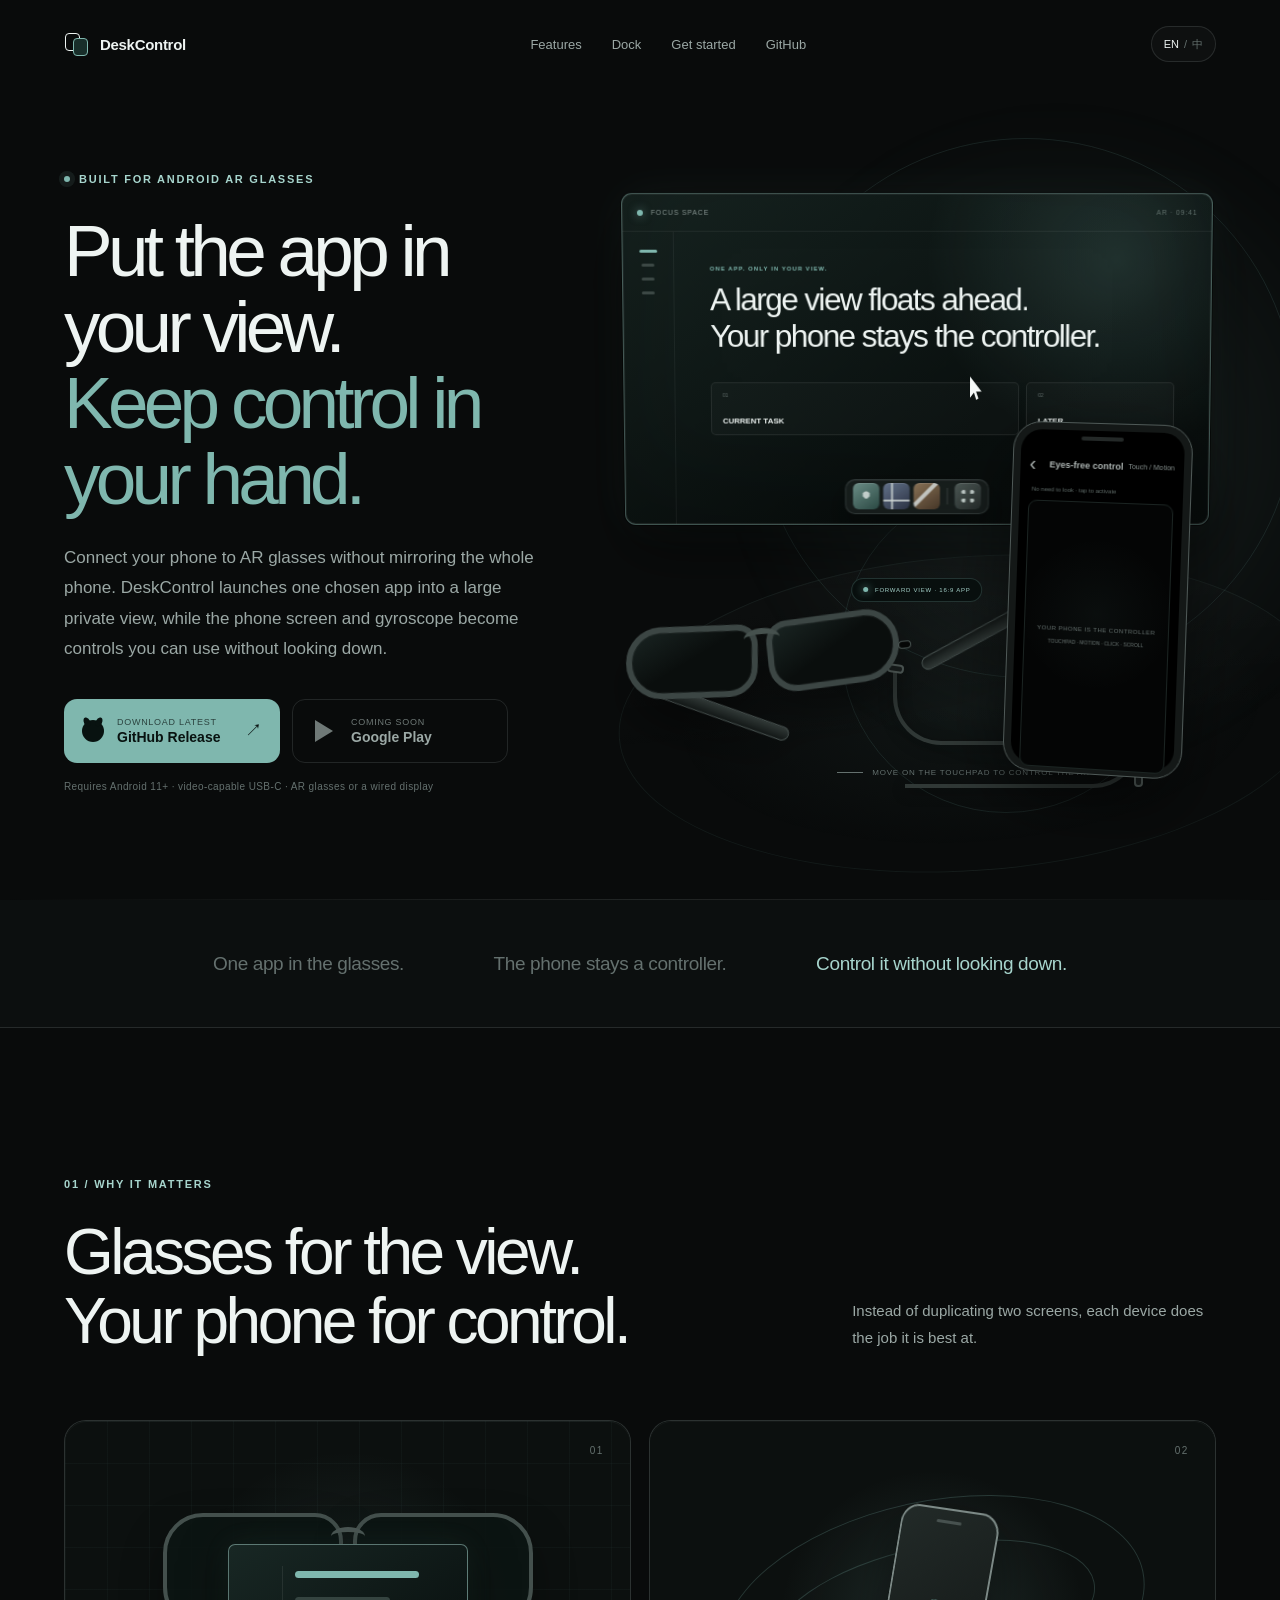
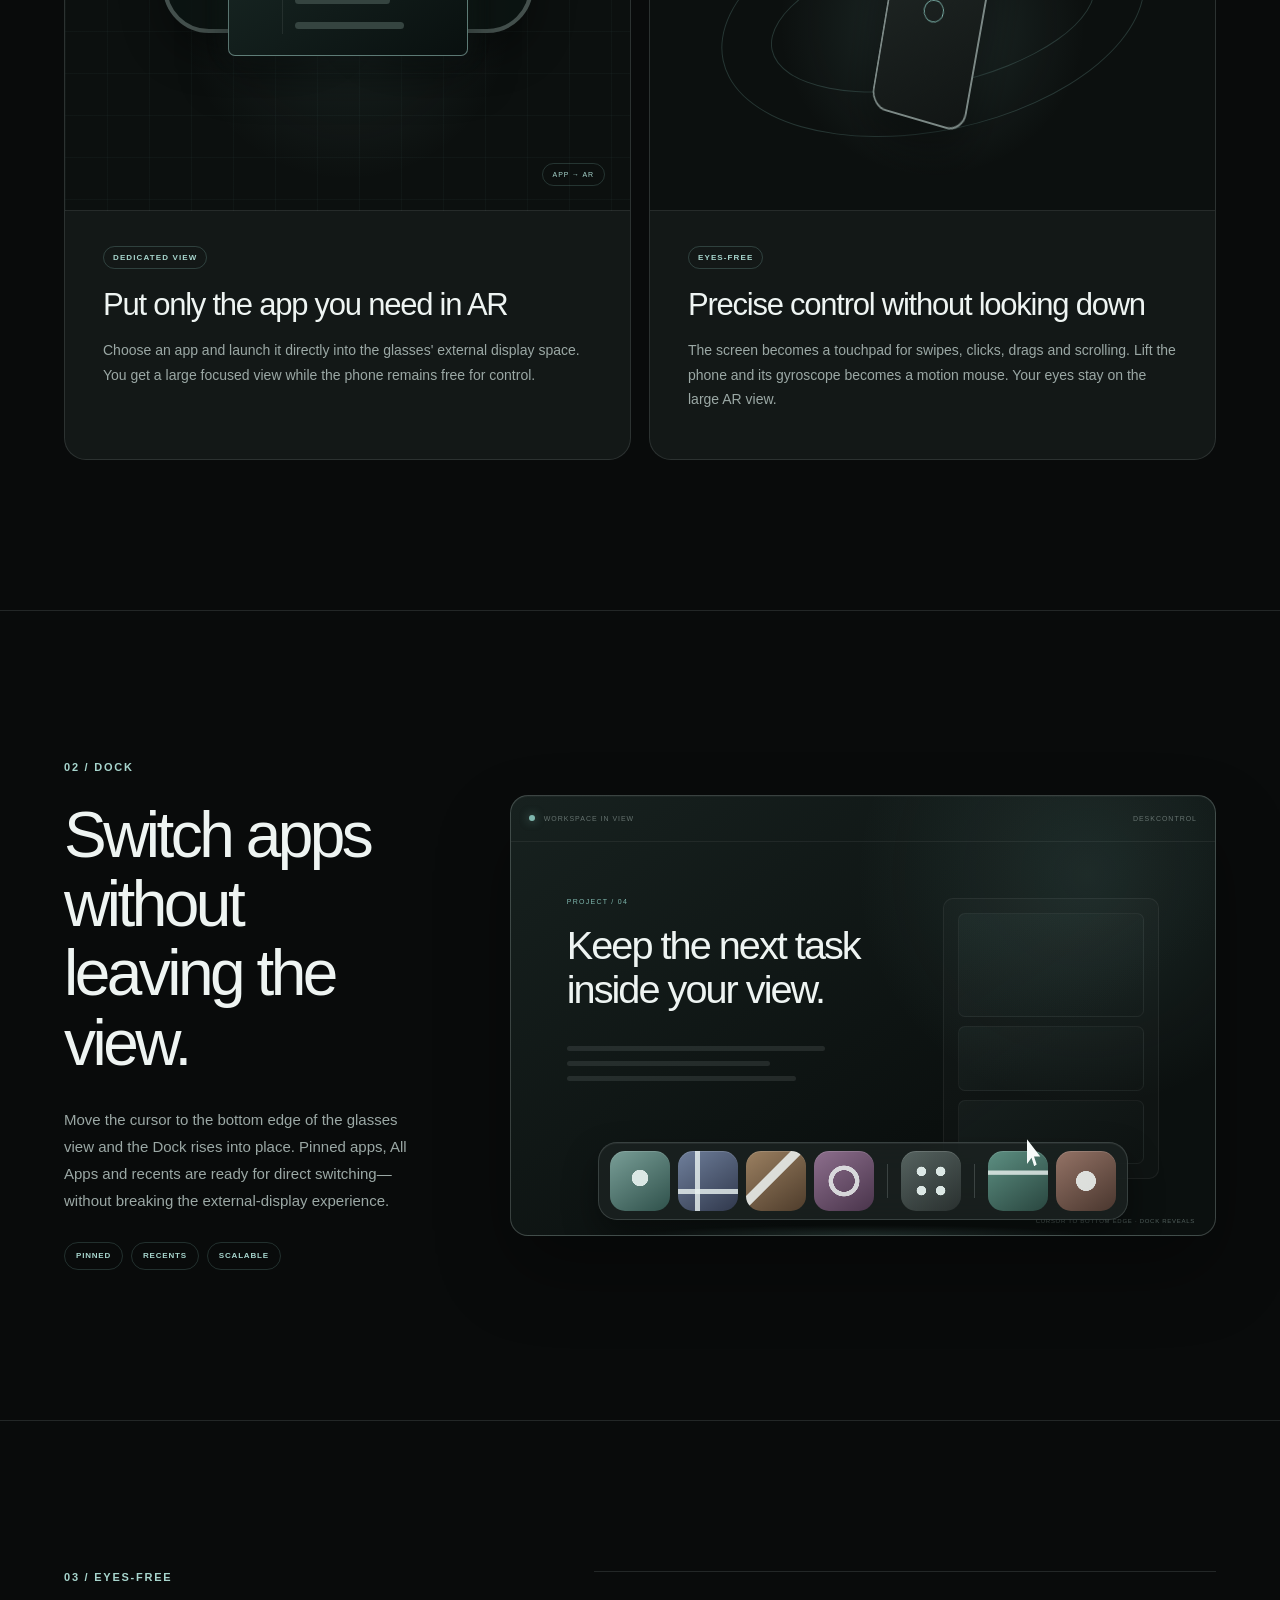
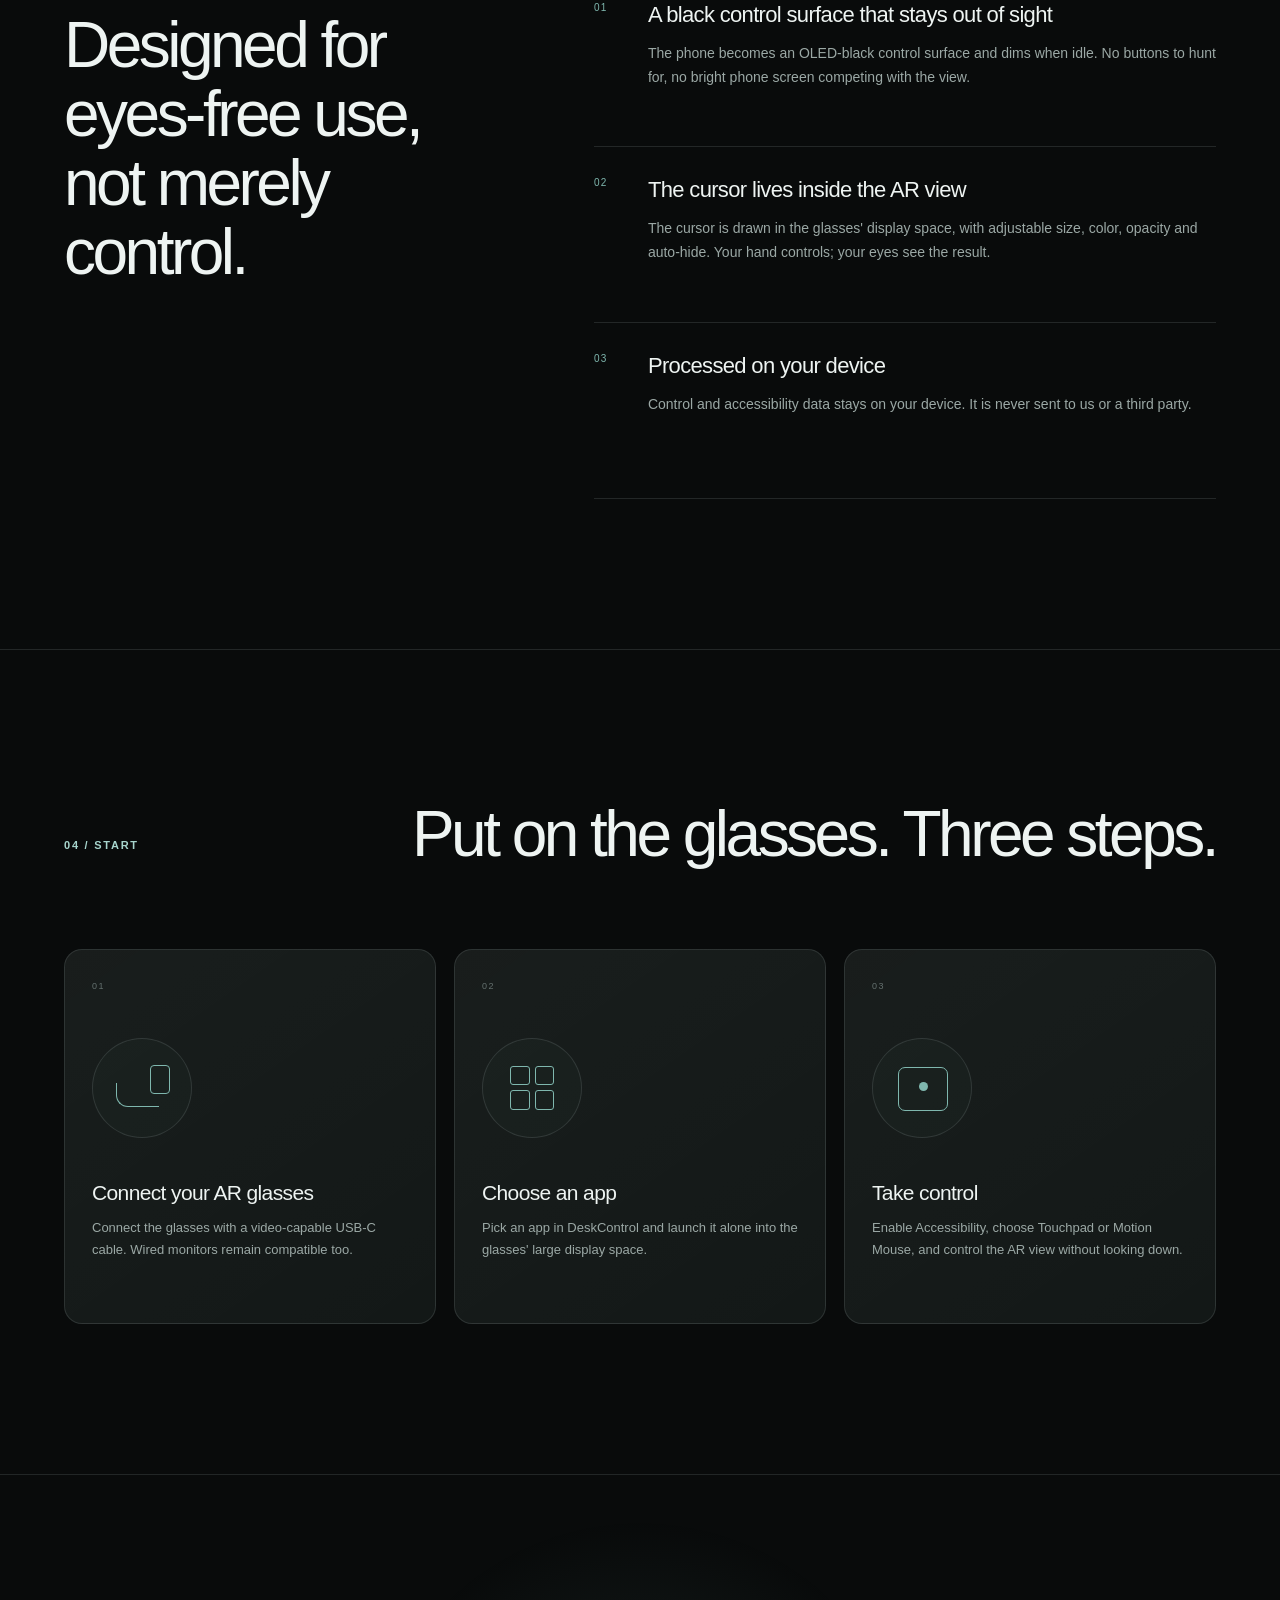
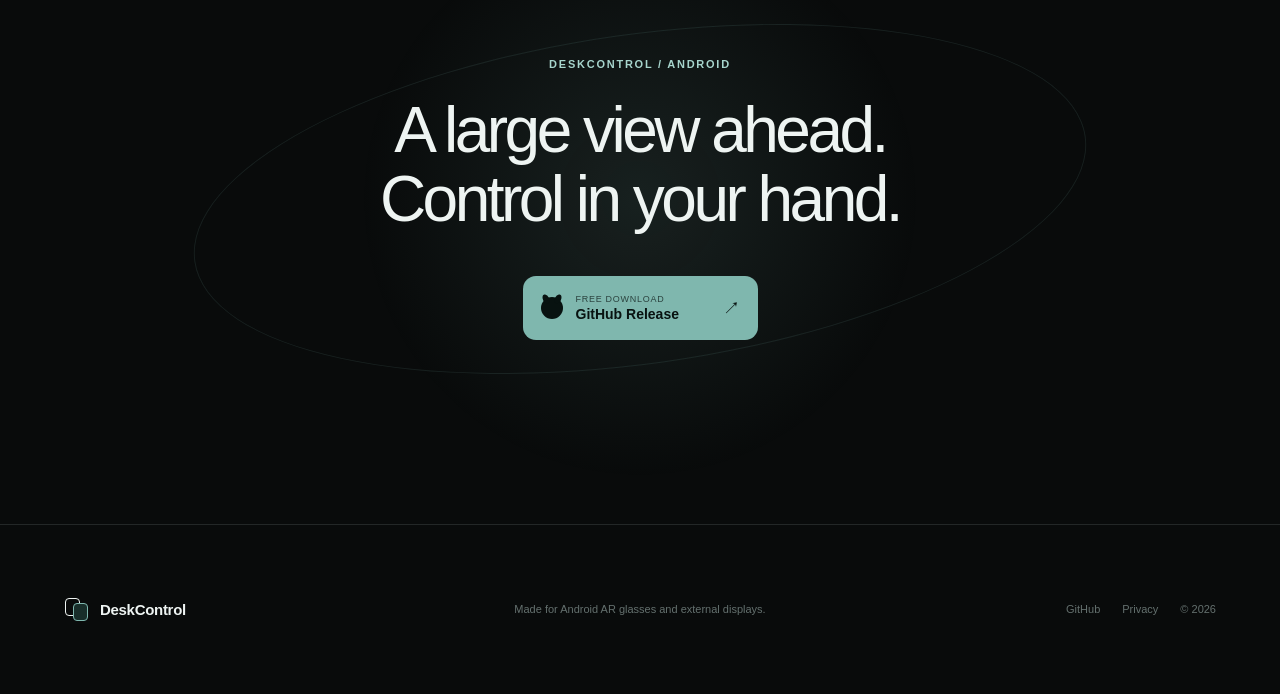
<file: index.html>
<!doctype html>
<html lang="zh-CN">
<head>
    <meta charset="UTF-8">
    <meta name="viewport" content="width=device-width, initial-scale=1">
    <meta name="theme-color" content="#090b0b">
    <meta name="description" content="DeskControl 把单独的 Android App 投进 AR 眼镜，并让手机成为可盲操的触控板与体感鼠标。">
    <meta property="og:type" content="website">
    <meta property="og:title" content="DeskControl — 把 App 戴在眼前">
    <meta property="og:description" content="App 独立显示在 AR 眼镜，手机变成可盲操的触控板与体感鼠标。">
    <meta property="og:image" content="https://exiarepairii.github.io/deskcontrol/og.png">
    <meta name="twitter:card" content="summary_large_image">
    <title>DeskControl — 把 App 戴在眼前</title>
    <link rel="stylesheet" href="./styles.css">
    <script src="./script.js" defer></script>
</head>
<body>
    <a class="skip-link" href="#main" data-zh="跳到主要内容" data-en="Skip to content">跳到主要内容</a>

    <header class="site-header" aria-label="主导航">
        <a class="brand" href="#top" aria-label="DeskControl 首页">
            <span class="brand-mark" aria-hidden="true">
                <span></span><span></span>
            </span>
            <span>DeskControl</span>
        </a>
        <nav class="nav-links" aria-label="页面导航">
            <a href="#modes" data-zh="核心功能" data-en="Features">核心功能</a>
            <a href="#dock">Dock</a>
            <a href="#how" data-zh="开始使用" data-en="Get started">开始使用</a>
            <a href="https://github.com/exiarepairii/deskcontrol" target="_blank" rel="noreferrer">GitHub</a>
        </nav>
        <button class="language-toggle" type="button" aria-label="Switch to English">
            <span class="lang-current">中</span>
            <span aria-hidden="true">/</span>
            <span class="lang-other">EN</span>
        </button>
    </header>

    <main id="main">
        <section class="hero" id="top">
            <div class="hero-glow" aria-hidden="true"></div>
            <div class="hero-copy">
                <div class="eyebrow">
                    <span class="status-dot"></span>
                    <span data-zh="为 Android AR 眼镜而生" data-en="Built for Android AR glasses">为 Android AR 眼镜而生</span>
                </div>
                <h1 data-zh="把 App 戴在眼前，<br><em>把控制握在手里。</em>" data-en="Put the app in your view.<br><em>Keep control in your hand.</em>">把 App 戴在眼前，<br><em>把控制握在手里。</em></h1>
                <p class="hero-lede" data-zh="手机连上 AR 眼镜，不必把整个手机画面照搬过去。DeskControl 可以把你选择的 App 单独放进眼镜的大屏视野，同时让手机屏幕和陀螺仪变成无需低头的盲操控制器。" data-en="Connect your phone to AR glasses without mirroring the whole phone. DeskControl launches one chosen app into a large private view, while the phone screen and gyroscope become controls you can use without looking down.">手机连上 AR 眼镜，不必把整个手机画面照搬过去。DeskControl 可以把你选择的 App 单独放进眼镜的大屏视野，同时让手机屏幕和陀螺仪变成无需低头的盲操控制器。</p>
                <div class="download-row">
                    <a class="download-button primary" href="https://github.com/exiarepairii/deskcontrol/releases/latest" target="_blank" rel="noreferrer">
                        <span class="github-icon" aria-hidden="true"></span>
                        <span>
                            <small data-zh="下载最新版" data-en="Download latest">下载最新版</small>
                            <strong>GitHub Release</strong>
                        </span>
                        <span class="arrow" aria-hidden="true">↗</span>
                    </a>
                    <div class="download-button upcoming" aria-disabled="true" title="Coming soon">
                        <span class="play-icon" aria-hidden="true"></span>
                        <span>
                            <small data-zh="即将上线" data-en="Coming soon">即将上线</small>
                            <strong>Google Play</strong>
                        </span>
                    </div>
                </div>
                <p class="requirements" data-zh="需要 Android 11+ · 支持视频输出的 USB-C · AR 眼镜或有线外接屏" data-en="Requires Android 11+ · video-capable USB-C · AR glasses or a wired display">需要 Android 11+ · 支持视频输出的 USB-C · AR 眼镜或有线外接屏</p>
            </div>

            <div class="hero-demo ar-hero-demo" aria-label="AR 眼镜中的独立应用与手机盲操演示">
                <div class="ambient-ring ring-one" aria-hidden="true"></div>
                <div class="ambient-ring ring-two" aria-hidden="true"></div>
                <div class="floating-display" aria-hidden="true">
                    <div class="ar-app-bar">
                        <div class="app-brand-dot"></div>
                        <span data-zh="专注空间" data-en="FOCUS SPACE">专注空间</span>
                        <span class="ar-app-status">AR · 09:41</span>
                    </div>
                    <div class="ar-app-content">
                        <div class="ar-app-sidebar">
                            <i class="active"></i><i></i><i></i><i></i>
                        </div>
                        <div class="ar-app-main">
                            <p data-zh="眼镜里的独立 App" data-en="ONE APP. ONLY IN YOUR VIEW.">眼镜里的独立 App</p>
                            <h2 data-zh="大屏悬浮在前方，<br>手机仍是控制器。" data-en="A large view floats ahead.<br>Your phone stays the controller.">大屏悬浮在前方，<br>手机仍是控制器。</h2>
                            <div class="ar-app-cards">
                                <div class="wide-card"><span>01</span><b data-zh="当前任务" data-en="CURRENT TASK">当前任务</b></div>
                                <div><span>02</span><b data-zh="稍后" data-en="LATER">稍后</b></div>
                            </div>
                        </div>
                    </div>
                    <div class="app-dock hero-dock">
                        <i class="dock-app dock-app-one"></i>
                        <i class="dock-app dock-app-two"></i>
                        <i class="dock-app dock-app-three"></i>
                        <span class="dock-divider"></span>
                        <i class="dock-app dock-all-apps"></i>
                    </div>
                    <div class="demo-cursor" aria-hidden="true"></div>
                </div>
                <div class="view-label">
                    <span class="view-label-dot"></span>
                    <span data-zh="前方视野 · 16:9 独立应用" data-en="FORWARD VIEW · 16:9 APP">前方视野 · 16:9 独立应用</span>
                </div>
                <div class="table-plane" aria-hidden="true"></div>
                <div class="folded-glasses" aria-hidden="true">
                    <div class="folded-lens folded-lens-left"></div>
                    <div class="folded-lens folded-lens-right"></div>
                    <div class="folded-bridge"></div>
                    <div class="folded-arm folded-arm-left"></div>
                    <div class="folded-arm folded-arm-right"></div>
                    <div class="glasses-port"></div>
                </div>
                <div class="typec-cable" aria-hidden="true">
                    <span class="cable-segment cable-from-glasses"></span>
                    <span class="cable-segment cable-to-phone"></span>
                    <i class="typec-plug glasses-plug"></i>
                    <i class="typec-plug phone-plug"></i>
                </div>
                <div class="phone">
                    <div class="phone-speaker"></div>
                    <div class="phone-ui">
                        <div class="phone-top">
                            <span>‹</span>
                            <b data-zh="盲操控制" data-en="Eyes-free control">盲操控制</b>
                            <small data-zh="触控 / 体感" data-en="Touch / Motion">触控 / 体感</small>
                        </div>
                        <p data-zh="无需看屏幕 · 轻触区域以激活" data-en="No need to look · tap to activate">无需看屏幕 · 轻触区域以激活</p>
                        <div class="touch-surface" tabindex="0" role="application" aria-label="互动触控板演示">
                            <div class="finger-trace"></div>
                            <div class="touch-copy">
                                <span data-zh="手机就是控制器" data-en="YOUR PHONE IS THE CONTROLLER">手机就是控制器</span>
                                <small data-zh="触控板 · 体感鼠标 · 点击 · 滚动" data-en="TOUCHPAD · MOTION · CLICK · SCROLL">触控板 · 体感鼠标 · 点击 · 滚动</small>
                            </div>
                        </div>
                    </div>
                </div>
                <p class="demo-hint">
                    <span class="hint-line"></span>
                    <span data-zh="移动触控板，看看眼镜里的光标" data-en="Move on the touchpad to control the AR cursor">移动触控板，看看眼镜里的光标</span>
                </p>
            </div>
        </section>

        <section class="proof-strip" aria-label="产品特点">
            <p data-zh="App 单独上眼镜。" data-en="One app in the glasses.">App 单独上眼镜。</p>
            <p data-zh="手机留作控制器。" data-en="The phone stays a controller.">手机留作控制器。</p>
            <p class="accent" data-zh="全程不用低头看。" data-en="Control it without looking down.">全程不用低头看。</p>
        </section>

        <section class="modes-section" id="modes">
            <div class="section-heading">
                <p class="section-kicker">01 / WHY IT MATTERS</p>
                <h2 data-zh="眼镜负责显示，<br>手机负责操控。" data-en="Glasses for the view.<br>Your phone for control.">眼镜负责显示，<br>手机负责操控。</h2>
                <p data-zh="不把两个屏幕变成一模一样，而是让它们各自做最擅长的事。" data-en="Instead of duplicating two screens, each device does the job it is best at.">不把两个屏幕变成一模一样，而是让它们各自做最擅长的事。</p>
            </div>
            <div class="mode-grid">
                <article class="mode-card touch-card">
                    <div class="card-index">01</div>
                    <div class="card-visual ar-card-visual" aria-hidden="true">
                        <div class="mini-glasses">
                            <div class="mini-lens"></div><div class="mini-lens"></div>
                            <div class="mini-bridge"></div>
                            <div class="mini-app">
                                <i></i>
                                <span></span><span></span><span></span>
                            </div>
                        </div>
                        <div class="separate-tag">APP → AR</div>
                    </div>
                    <div class="card-copy">
                        <span class="mode-pill" data-zh="独立显示" data-en="DEDICATED VIEW">独立显示</span>
                        <h3 data-zh="只把需要的 App 放进眼镜" data-en="Put only the app you need in AR">只把需要的 App 放进眼镜</h3>
                        <p data-zh="选择一个应用，直接启动到眼镜的外接显示空间。眼前是沉浸式大屏 App，手机本身不用被镜像画面占满。" data-en="Choose an app and launch it directly into the glasses' external display space. You get a large focused view while the phone remains free for control.">选择一个应用，直接启动到眼镜的外接显示空间。眼前是沉浸式大屏 App，手机本身不用被镜像画面占满。</p>
                    </div>
                </article>
                <article class="mode-card motion-card">
                    <div class="card-index">02</div>
                    <div class="card-visual motion-visual" aria-hidden="true">
                        <div class="motion-phone">
                            <span></span>
                        </div>
                        <div class="orbit orbit-a"></div>
                        <div class="orbit orbit-b"></div>
                    </div>
                    <div class="card-copy">
                        <span class="mode-pill" data-zh="盲操" data-en="EYES-FREE">盲操</span>
                        <h3 data-zh="不用看手机，也能精确控制" data-en="Precise control without looking down">不用看手机，也能精确控制</h3>
                        <p data-zh="手机屏幕是触控板：滑动、点击、拖拽、双指滚动；拿起手机又是体感鼠标：轻转手腕即可瞄准。视线始终留在眼镜里的大屏。" data-en="The screen becomes a touchpad for swipes, clicks, drags and scrolling. Lift the phone and its gyroscope becomes a motion mouse. Your eyes stay on the large AR view.">手机屏幕是触控板：滑动、点击、拖拽、双指滚动；拿起手机又是体感鼠标：轻转手腕即可瞄准。视线始终留在眼镜里的大屏。</p>
                    </div>
                </article>
            </div>
        </section>

        <section class="dock-section" id="dock">
            <div class="dock-copy">
                <p class="section-kicker">02 / DOCK</p>
                <h2 data-zh="应用切换，<br>也留在眼前。" data-en="Switch apps<br>without leaving the view.">应用切换，<br>也留在眼前。</h2>
                <p data-zh="把光标移到眼镜画面的底边，Dock 就会自然浮现。常驻应用、全部应用和最近使用都在这里，点一下直接切换，不用退出当前的外接显示体验。" data-en="Move the cursor to the bottom edge of the glasses view and the Dock rises into place. Pinned apps, All Apps and recents are ready for direct switching—without breaking the external-display experience.">把光标移到眼镜画面的底边，Dock 就会自然浮现。常驻应用、全部应用和最近使用都在这里，点一下直接切换，不用退出当前的外接显示体验。</p>
                <div class="dock-facts">
                    <span data-zh="常驻应用" data-en="PINNED">常驻应用</span>
                    <span data-zh="最近使用" data-en="RECENTS">最近使用</span>
                    <span data-zh="大小可调" data-en="SCALABLE">大小可调</span>
                </div>
            </div>
            <div class="dock-demo" aria-label="外接屏 Dock 栏演示">
                <div class="dock-window-bar">
                    <span class="dock-window-dot"></span>
                    <span data-zh="眼镜中的工作空间" data-en="WORKSPACE IN VIEW">眼镜中的工作空间</span>
                    <span>DESKCONTROL</span>
                </div>
                <div class="dock-window-content">
                    <div class="dock-document">
                        <span class="doc-kicker">PROJECT / 04</span>
                        <strong data-zh="把下一项任务<br>留在视野里。" data-en="Keep the next task<br>inside your view.">把下一项任务<br>留在视野里。</strong>
                        <i></i><i></i><i></i>
                    </div>
                    <div class="dock-side-panel">
                        <span></span><span></span><span></span>
                    </div>
                </div>
                <div class="dock-reveal-zone"></div>
                <div class="app-dock feature-dock">
                    <i class="dock-app dock-app-one"><b></b></i>
                    <i class="dock-app dock-app-two"><b></b></i>
                    <i class="dock-app dock-app-three"><b></b></i>
                    <i class="dock-app dock-app-four"><b></b></i>
                    <span class="dock-divider"></span>
                    <i class="dock-app dock-all-apps"><b></b></i>
                    <span class="dock-divider recent-divider"></span>
                    <i class="dock-app dock-recent-one"><b></b></i>
                    <i class="dock-app dock-recent-two"><b></b></i>
                </div>
                <div class="dock-demo-cursor"></div>
                <p class="dock-edge-hint" data-zh="光标到底边 · Dock 自动浮现" data-en="CURSOR TO BOTTOM EDGE · DOCK REVEALS">光标到底边 · Dock 自动浮现</p>
            </div>
        </section>

        <section class="details-section">
            <div class="detail-copy">
                <p class="section-kicker">03 / EYES-FREE</p>
                <h2 data-zh="为盲操而设计，<br>不只是能控制。" data-en="Designed for eyes-free use,<br>not merely control.">为盲操而设计，<br>不只是能控制。</h2>
            </div>
            <div class="detail-list">
                <article>
                    <span>01</span>
                    <div>
                        <h3 data-zh="纯黑控制面，不抢眼睛" data-en="A black control surface that stays out of sight">纯黑控制面，不抢眼睛</h3>
                        <p data-zh="手机进入 OLED 纯黑控制页，闲置后自动调暗。你不用辨认按钮，也不会被手机亮光打断眼镜里的画面。" data-en="The phone becomes an OLED-black control surface and dims when idle. No buttons to hunt for, no bright phone screen competing with the view.">手机进入 OLED 纯黑控制页，闲置后自动调暗。你不用辨认按钮，也不会被手机亮光打断眼镜里的画面。</p>
                    </div>
                </article>
                <article>
                    <span>02</span>
                    <div>
                        <h3 data-zh="光标直接留在眼镜里" data-en="The cursor lives inside the AR view">光标直接留在眼镜里</h3>
                        <p data-zh="光标绘制在眼镜的显示空间，可调大小、颜色、透明度与自动隐藏。手上只需感受触控或转动，结果始终在眼前。" data-en="The cursor is drawn in the glasses' display space, with adjustable size, color, opacity and auto-hide. Your hand controls; your eyes see the result.">光标绘制在眼镜的显示空间，可调大小、颜色、透明度与自动隐藏。手上只需感受触控或转动，结果始终在眼前。</p>
                    </div>
                </article>
                <article>
                    <span>03</span>
                    <div>
                        <h3 data-zh="只在设备上处理" data-en="Processed on your device">只在设备上处理</h3>
                        <p data-zh="控制与无障碍数据只在本机处理，不上传给我们或第三方。" data-en="Control and accessibility data stays on your device. It is never sent to us or a third party.">控制与无障碍数据只在本机处理，不上传给我们或第三方。</p>
                    </div>
                </article>
            </div>
        </section>

        <section class="steps-section" id="how">
            <div class="steps-header">
                <p class="section-kicker">04 / START</p>
                <h2 data-zh="戴上眼镜，三步开始。" data-en="Put on the glasses. Three steps.">戴上眼镜，三步开始。</h2>
            </div>
            <ol class="steps">
                <li>
                    <span class="step-number">01</span>
                    <div class="step-icon cable-icon" aria-hidden="true"><i></i></div>
                    <h3 data-zh="连接 AR 眼镜" data-en="Connect your AR glasses">连接 AR 眼镜</h3>
                    <p data-zh="通过支持视频输出的 USB-C 线连接眼镜；普通有线显示器同样兼容。" data-en="Connect the glasses with a video-capable USB-C cable. Wired monitors remain compatible too.">通过支持视频输出的 USB-C 线连接眼镜；普通有线显示器同样兼容。</p>
                </li>
                <li>
                    <span class="step-number">02</span>
                    <div class="step-icon app-icon" aria-hidden="true"><i></i><i></i><i></i><i></i></div>
                    <h3 data-zh="选择应用" data-en="Choose an app">选择应用</h3>
                    <p data-zh="在 DeskControl 中选择应用，把它单独启动到眼镜的大屏视野。" data-en="Pick an app in DeskControl and launch it alone into the glasses' large display space.">在 DeskControl 中选择应用，把它单独启动到眼镜的大屏视野。</p>
                </li>
                <li>
                    <span class="step-number">03</span>
                    <div class="step-icon control-icon" aria-hidden="true"><i></i><b></b></div>
                    <h3 data-zh="开始控制" data-en="Take control">开始控制</h3>
                    <p data-zh="开启无障碍服务，选择触控板或体感鼠标，视线留在眼前直接盲操。" data-en="Enable Accessibility, choose Touchpad or Motion Mouse, and control the AR view without looking down.">开启无障碍服务，选择触控板或体感鼠标，视线留在眼前直接盲操。</p>
                </li>
            </ol>
        </section>

        <section class="final-cta">
            <div class="cta-orbit" aria-hidden="true"></div>
            <p class="section-kicker">DESKCONTROL / ANDROID</p>
            <h2 data-zh="眼前是大屏，<br>手上是控制。" data-en="A large view ahead.<br>Control in your hand.">眼前是大屏，<br>手上是控制。</h2>
            <a class="download-button primary cta-button" href="https://github.com/exiarepairii/deskcontrol/releases/latest" target="_blank" rel="noreferrer">
                <span class="github-icon" aria-hidden="true"></span>
                <span>
                    <small data-zh="免费下载" data-en="Free download">免费下载</small>
                    <strong>GitHub Release</strong>
                </span>
                <span class="arrow" aria-hidden="true">↗</span>
            </a>
        </section>
    </main>

    <footer>
        <a class="brand footer-brand" href="#top">
            <span class="brand-mark" aria-hidden="true"><span></span><span></span></span>
            <span>DeskControl</span>
        </a>
        <p data-zh="为 Android AR 眼镜与外接显示而做。" data-en="Made for Android AR glasses and external displays.">为 Android AR 眼镜与外接显示而做。</p>
        <div class="footer-links">
            <a href="https://github.com/exiarepairii/deskcontrol" target="_blank" rel="noreferrer">GitHub</a>
            <a href="./privacy.html" data-zh="隐私政策" data-en="Privacy">隐私政策</a>
            <span>© <span id="year">2026</span></span>
        </div>
    </footer>
</body>
</html>
</file>
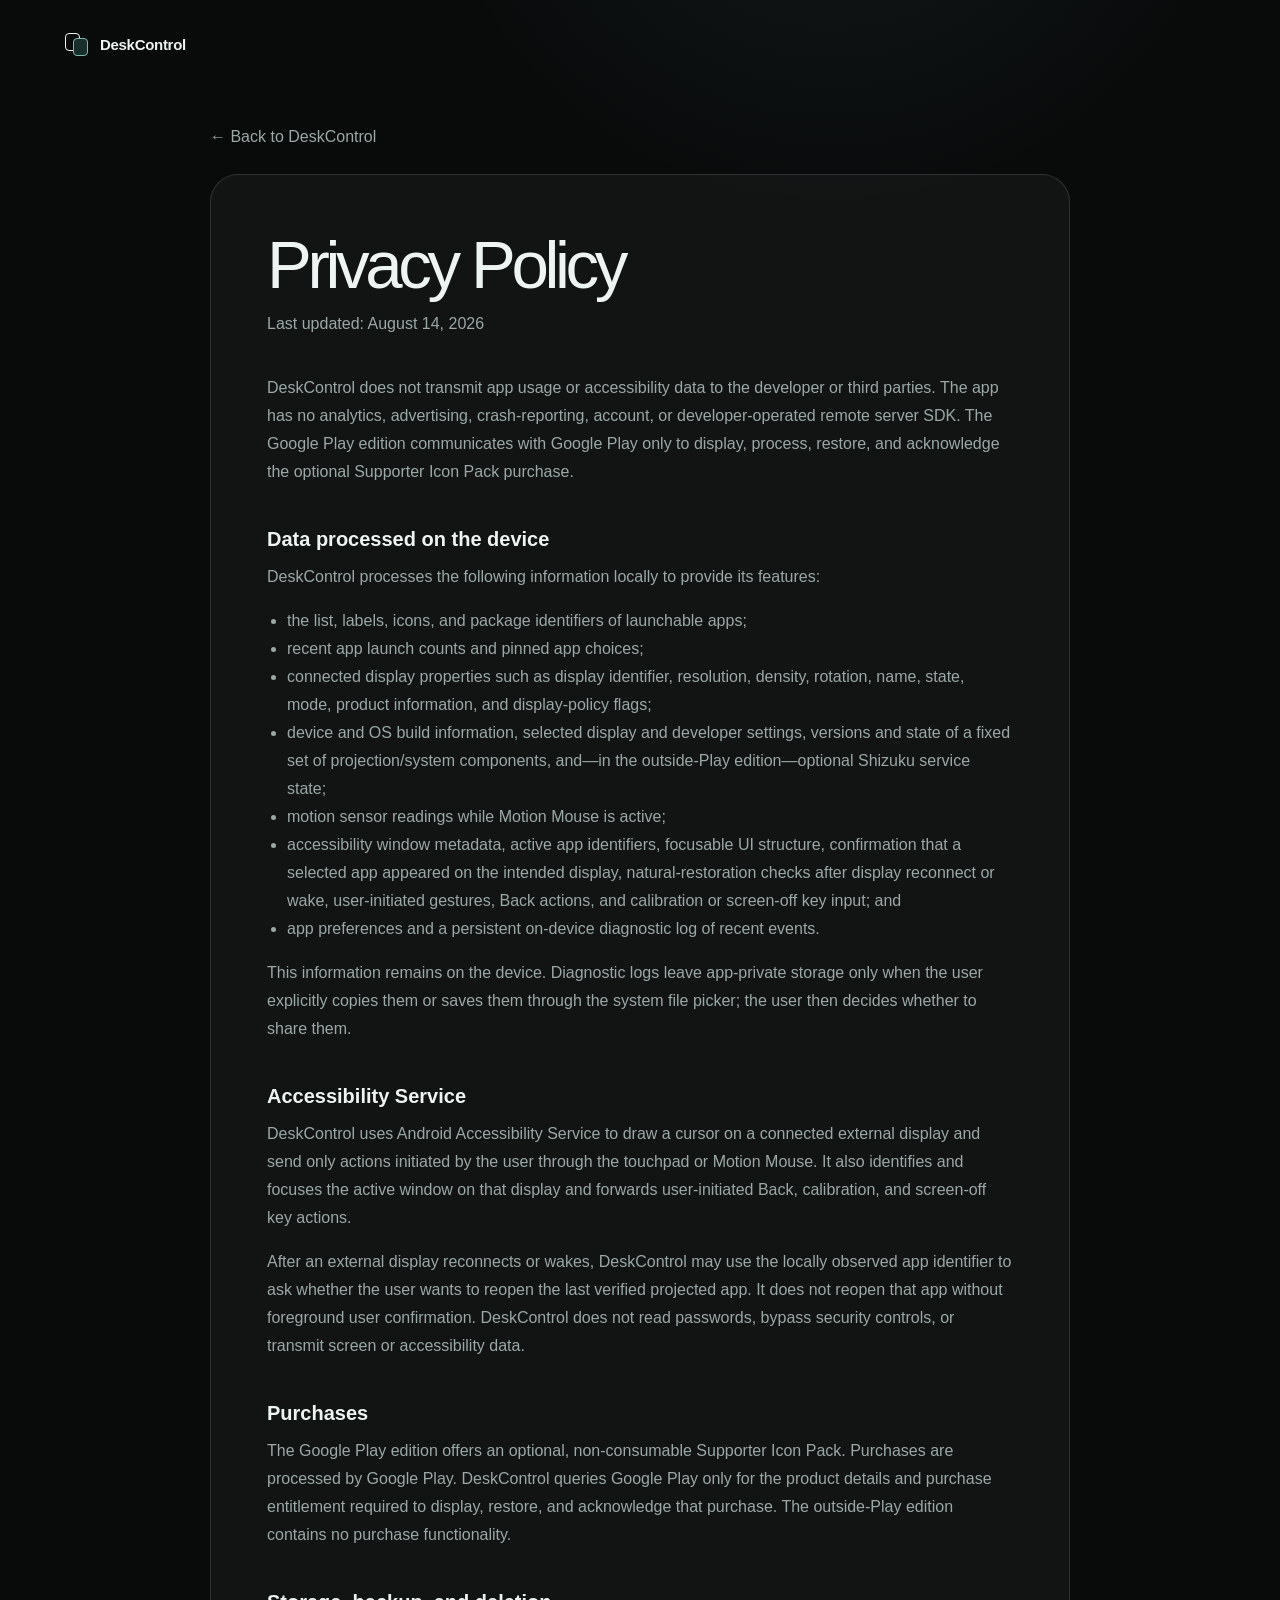
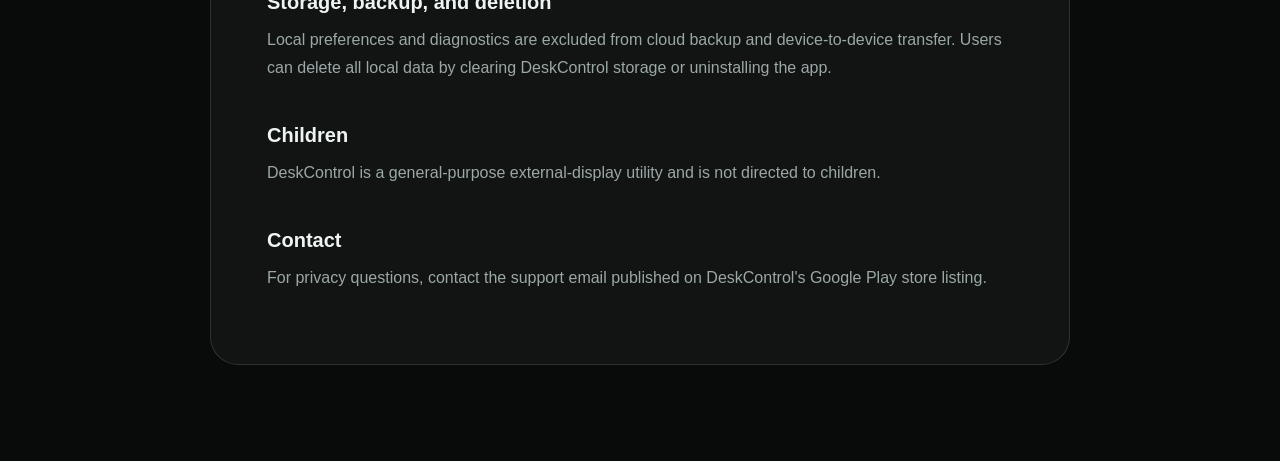
<file: privacy.html>
<!doctype html>
<html lang="en">
<head>
    <meta charset="UTF-8">
    <meta name="viewport" content="width=device-width, initial-scale=1">
    <meta name="theme-color" content="#090b0b">
    <meta name="description" content="DeskControl privacy policy">
    <title>Privacy Policy — DeskControl</title>
    <link rel="stylesheet" href="./styles.css">
</head>
<body>
    <header class="site-header" aria-label="Site navigation">
        <a class="brand" href="./index.html" aria-label="DeskControl home">
            <span class="brand-mark" aria-hidden="true">
                <span></span><span></span>
            </span>
            <span>DeskControl</span>
        </a>
    </header>

    <main class="policy-page">
        <a class="policy-back" href="./index.html">← Back to DeskControl</a>
        <article>
            <h1>Privacy Policy</h1>
            <p class="policy-meta">Last updated: August 14, 2026</p>

            <p>DeskControl does not transmit app usage or accessibility data to
                the developer or third parties. The app has no analytics,
                advertising, crash-reporting, account, or developer-operated
                remote server SDK. The Google Play edition communicates with
                Google Play only to display, process, restore, and acknowledge
                the optional Supporter Icon Pack purchase.</p>

            <h2>Data processed on the device</h2>
            <p>DeskControl processes the following information locally to
                provide its features:</p>
            <ul>
                <li>the list, labels, icons, and package identifiers of
                    launchable apps;</li>
                <li>recent app launch counts and pinned app choices;</li>
                <li>connected display properties such as display identifier,
                    resolution, density, rotation, name, state, mode, product
                    information, and display-policy flags;</li>
                <li>device and OS build information, selected display and
                    developer settings, versions and state of a fixed set of
                    projection/system components, and—in the outside-Play
                    edition—optional Shizuku service state;</li>
                <li>motion sensor readings while Motion Mouse is active;</li>
                <li>accessibility window metadata, active app identifiers,
                    focusable UI structure, confirmation that a selected app
                    appeared on the intended display, natural-restoration
                    checks after display reconnect or wake, user-initiated gestures, Back
                    actions, and calibration or screen-off key input; and</li>
                <li>app preferences and a persistent on-device diagnostic log
                    of recent events.</li>
            </ul>
            <p>This information remains on the device. Diagnostic logs leave
                app-private storage only when the user explicitly copies them
                or saves them through the system file picker; the user then
                decides whether to share them.</p>

            <h2>Accessibility Service</h2>
            <p>DeskControl uses Android Accessibility Service to draw a cursor
                on a connected external display and send only actions initiated
                by the user through the touchpad or Motion Mouse. It also
                identifies and focuses the active window on that display and
                forwards user-initiated Back, calibration, and screen-off key
                actions.</p>
            <p>After an external display reconnects or wakes, DeskControl may use the locally
                observed app identifier to ask whether the user wants to
                reopen the last verified projected app. It does not reopen
                that app without foreground user confirmation. DeskControl
                does not read passwords, bypass security controls, or transmit
                screen or accessibility data.</p>

            <h2>Purchases</h2>
            <p>The Google Play edition offers an optional, non-consumable
                Supporter Icon Pack. Purchases are processed by Google Play.
                DeskControl queries Google Play only for the product details
                and purchase entitlement required to display, restore, and
                acknowledge that purchase. The outside-Play edition contains
                no purchase functionality.</p>

            <h2>Storage, backup, and deletion</h2>
            <p>Local preferences and diagnostics are excluded from cloud backup
                and device-to-device transfer. Users can delete all local data
                by clearing DeskControl storage or uninstalling the app.</p>

            <h2>Children</h2>
            <p>DeskControl is a general-purpose external-display utility and is
                not directed to children.</p>

            <h2>Contact</h2>
            <p>For privacy questions, contact the support email published on
                DeskControl's Google Play store listing.</p>
        </article>
    </main>
</body>
</html>
</file>
<file: styles.css>
:root {
    color-scheme: dark;
    --bg: #090b0b;
    --bg-raised: #101414;
    --surface: #131817;
    --surface-soft: #181e1d;
    --stroke: rgba(220, 236, 232, 0.12);
    --stroke-strong: rgba(220, 236, 232, 0.22);
    --text: #eef4f2;
    --muted: #9ba8a5;
    --faint: #64706e;
    --accent: #7fb7ae;
    --accent-bright: #a7d5cd;
    --accent-dark: #182e2a;
    --max: 1380px;
    --pad: clamp(20px, 5vw, 72px);
}

* {
    box-sizing: border-box;
}

html {
    scroll-behavior: smooth;
    background: var(--bg);
}

body {
    margin: 0;
    min-width: 320px;
    overflow-x: hidden;
    background:
        radial-gradient(circle at 65% -10%, rgba(127, 183, 174, 0.08), transparent 26rem),
        var(--bg);
    color: var(--text);
    font-family: Inter, ui-sans-serif, -apple-system, BlinkMacSystemFont, "Segoe UI", "PingFang SC", "Noto Sans CJK SC", sans-serif;
    -webkit-font-smoothing: antialiased;
}

a {
    color: inherit;
    text-decoration: none;
}

button, a {
    -webkit-tap-highlight-color: transparent;
}

.skip-link {
    position: fixed;
    z-index: 100;
    top: 12px;
    left: 12px;
    padding: 10px 14px;
    border-radius: 8px;
    background: var(--text);
    color: var(--bg);
    transform: translateY(-150%);
}

.skip-link:focus {
    transform: translateY(0);
}

.site-header {
    position: absolute;
    z-index: 20;
    top: 0;
    left: 50%;
    display: flex;
    width: min(100%, var(--max));
    height: 88px;
    padding: 0 var(--pad);
    align-items: center;
    justify-content: space-between;
    transform: translateX(-50%);
}

.brand {
    display: inline-flex;
    align-items: center;
    gap: 11px;
    font-size: 15px;
    font-weight: 680;
    letter-spacing: -0.02em;
}

.brand-mark {
    position: relative;
    display: inline-block;
    width: 25px;
    height: 25px;
}

.brand-mark span {
    position: absolute;
    width: 15px;
    height: 18px;
    border: 1.5px solid var(--text);
    border-radius: 4px;
}

.brand-mark span:first-child {
    top: 1px;
    left: 1px;
    background: var(--bg);
}

.brand-mark span:last-child {
    right: 1px;
    bottom: 1px;
    border-color: var(--accent);
    background: var(--accent-dark);
}

.nav-links {
    display: flex;
    align-items: center;
    gap: 30px;
    color: var(--muted);
    font-size: 13px;
}

.nav-links a {
    transition: color 180ms ease;
}

.nav-links a:hover,
.nav-links a:focus-visible {
    color: var(--text);
}

.language-toggle {
    display: flex;
    height: 36px;
    padding: 0 12px;
    align-items: center;
    gap: 5px;
    border: 1px solid var(--stroke);
    border-radius: 18px;
    background: rgba(255, 255, 255, 0.025);
    color: var(--faint);
    font: inherit;
    font-size: 11px;
    cursor: pointer;
}

.lang-current {
    color: var(--text);
}

.hero {
    position: relative;
    display: grid;
    min-height: min(900px, 100svh);
    padding: 145px max(var(--pad), calc((100vw - var(--max)) / 2 + var(--pad))) 80px;
    grid-template-columns: minmax(380px, 0.9fr) minmax(500px, 1.1fr);
    align-items: center;
    gap: clamp(40px, 5vw, 92px);
    overflow: hidden;
}

.hero::after {
    position: absolute;
    right: 0;
    bottom: 0;
    left: 0;
    height: 1px;
    background: linear-gradient(90deg, transparent, var(--stroke), transparent);
    content: "";
}

.hero-glow {
    position: absolute;
    top: 10%;
    right: -10%;
    width: 700px;
    height: 700px;
    border-radius: 50%;
    background: radial-gradient(circle, rgba(127, 183, 174, 0.12), transparent 67%);
    filter: blur(20px);
    pointer-events: none;
}

.hero-copy {
    position: relative;
    z-index: 2;
    max-width: 610px;
}

.eyebrow,
.section-kicker {
    display: flex;
    align-items: center;
    gap: 9px;
    margin: 0 0 28px;
    color: var(--accent-bright);
    font-size: 11px;
    font-weight: 650;
    letter-spacing: 0.16em;
    text-transform: uppercase;
}

.status-dot {
    width: 6px;
    height: 6px;
    border-radius: 50%;
    background: var(--accent);
    box-shadow: 0 0 0 5px rgba(127, 183, 174, 0.1);
}

h1, h2, h3, p {
    margin-top: 0;
}

h1 {
    margin-bottom: 26px;
    font-size: clamp(50px, 5.7vw, 82px);
    font-weight: 500;
    line-height: 1.04;
    letter-spacing: -0.065em;
}

h1 em {
    color: var(--accent);
    font-style: normal;
}

.hero-lede {
    max-width: 570px;
    margin-bottom: 34px;
    color: var(--muted);
    font-size: 17px;
    line-height: 1.8;
}

.download-row {
    display: flex;
    flex-wrap: wrap;
    gap: 12px;
}

.download-button {
    display: flex;
    min-width: 216px;
    height: 64px;
    padding: 0 17px;
    align-items: center;
    gap: 13px;
    border: 1px solid var(--stroke);
    border-radius: 13px;
}

.download-button span:nth-child(2) {
    display: flex;
    flex: 1;
    flex-direction: column;
    align-items: flex-start;
}

.download-button small {
    margin-bottom: 2px;
    color: inherit;
    font-size: 9px;
    letter-spacing: 0.08em;
    text-transform: uppercase;
    opacity: 0.7;
}

.download-button strong {
    font-size: 14px;
    font-weight: 650;
}

.download-button.primary {
    border-color: transparent;
    background: var(--accent);
    color: #081210;
    transition: transform 180ms ease, background 180ms ease, box-shadow 180ms ease;
}

.download-button.primary:hover,
.download-button.primary:focus-visible {
    background: var(--accent-bright);
    box-shadow: 0 12px 38px rgba(127, 183, 174, 0.15);
    transform: translateY(-2px);
}

.download-button.upcoming {
    color: var(--muted);
    cursor: not-allowed;
}

.arrow {
    font-size: 17px;
}

.github-icon {
    position: relative;
    width: 22px;
    height: 22px;
    flex: 0 0 auto;
    border-radius: 50%;
    background: currentColor;
}

.github-icon::before,
.github-icon::after {
    position: absolute;
    top: -2px;
    width: 8px;
    height: 8px;
    border-radius: 2px 6px 2px 6px;
    background: currentColor;
    content: "";
}

.github-icon::before {
    left: 1px;
    transform: rotate(15deg);
}

.github-icon::after {
    right: 1px;
    transform: rotate(75deg);
}

.play-icon {
    width: 0;
    height: 0;
    margin: 0 5px;
    flex: 0 0 auto;
    border-top: 11px solid transparent;
    border-bottom: 11px solid transparent;
    border-left: 18px solid currentColor;
    opacity: 0.7;
}

.requirements {
    margin: 18px 0 0;
    color: var(--faint);
    font-size: 10px;
    letter-spacing: 0.04em;
}

.hero-demo {
    position: relative;
    height: 600px;
    perspective: 1400px;
}

.ambient-ring {
    position: absolute;
    border: 1px solid rgba(127, 183, 174, 0.13);
    border-radius: 50%;
    pointer-events: none;
}

.ring-one {
    top: -45px;
    right: -80px;
    width: 540px;
    height: 540px;
}

.ring-two {
    right: 45px;
    bottom: -30px;
    width: 330px;
    height: 330px;
}

.floating-display {
    position: absolute;
    z-index: 3;
    top: 8px;
    right: 0;
    width: min(100%, 670px);
    aspect-ratio: 16 / 9;
    overflow: hidden;
    border: 1px solid rgba(167, 213, 205, 0.34);
    border-radius: 11px;
    background:
        radial-gradient(circle at 84% 20%, rgba(127, 183, 174, 0.19), transparent 34%),
        linear-gradient(145deg, rgba(22, 35, 32, 0.98), rgba(8, 14, 13, 0.99) 65%);
    box-shadow:
        0 0 0 1px rgba(0, 0, 0, 0.58),
        0 28px 65px rgba(0, 0, 0, 0.48),
        0 0 50px rgba(127, 183, 174, 0.07),
        inset 0 0 0 1px rgba(255, 255, 255, 0.06),
        inset 0 -45px 100px rgba(0, 0, 0, 0.22);
    transform: perspective(1000px) rotateX(-1.5deg) translateZ(-10px);
}

.ar-app-bar {
    display: flex;
    height: 38px;
    padding: 0 15px;
    align-items: center;
    gap: 8px;
    border-bottom: 1px solid rgba(255, 255, 255, 0.06);
    color: #879491;
    font-size: 7px;
    letter-spacing: 0.12em;
}

.app-brand-dot {
    width: 6px;
    height: 6px;
    border-radius: 50%;
    background: var(--accent);
    box-shadow: 0 0 10px rgba(127, 183, 174, 0.65);
}

.ar-app-status {
    margin-left: auto;
    color: #5f6e6a;
}

.ar-app-content {
    display: grid;
    height: calc(100% - 38px);
    grid-template-columns: 52px 1fr;
}

.ar-app-sidebar {
    display: flex;
    padding-top: 18px;
    align-items: center;
    flex-direction: column;
    gap: 11px;
    border-right: 1px solid rgba(255, 255, 255, 0.05);
}

.ar-app-sidebar i {
    width: 13px;
    height: 3px;
    border-radius: 3px;
    background: #3c4845;
}

.ar-app-sidebar i.active {
    width: 18px;
    background: var(--accent);
}

.ar-app-main {
    padding: 34px 36px 24px;
}

.ar-app-main > p {
    margin-bottom: 10px;
    color: var(--accent);
    font-size: 6px;
    font-weight: 700;
    letter-spacing: 0.18em;
    text-transform: uppercase;
}

.ar-app-main h2 {
    margin-bottom: 28px;
    font-size: clamp(22px, 2.5vw, 34px);
    font-weight: 500;
    line-height: 1.15;
    letter-spacing: -0.05em;
}

.ar-app-cards {
    display: grid;
    grid-template-columns: 1.35fr 0.65fr;
    gap: 7px;
}

.ar-app-cards div {
    display: flex;
    height: 54px;
    padding: 9px 11px;
    flex-direction: column;
    justify-content: space-between;
    border: 1px solid rgba(255, 255, 255, 0.08);
    border-radius: 5px;
    background: rgba(255, 255, 255, 0.025);
}

.ar-app-cards span {
    color: var(--faint);
    font-size: 5px;
}

.ar-app-cards b {
    font-size: 8px;
    font-weight: 600;
}

.view-label {
    position: absolute;
    z-index: 6;
    top: 395px;
    left: 50%;
    display: flex;
    height: 24px;
    padding: 0 11px;
    align-items: center;
    gap: 7px;
    border: 1px solid rgba(127, 183, 174, 0.22);
    border-radius: 13px;
    background: rgba(8, 14, 13, 0.86);
    color: var(--accent-bright);
    font-size: 6px;
    letter-spacing: 0.13em;
    transform: translateX(-50%);
}

.view-label-dot {
    width: 5px;
    height: 5px;
    border-radius: 50%;
    background: var(--accent);
    box-shadow: 0 0 8px var(--accent);
}

.table-plane {
    position: absolute;
    z-index: 0;
    right: -18%;
    bottom: -88px;
    width: 118%;
    height: 315px;
    border: 1px solid rgba(127, 183, 174, 0.08);
    border-radius: 50%;
    background:
        radial-gradient(ellipse at center, rgba(127, 183, 174, 0.06), transparent 60%),
        linear-gradient(180deg, rgba(255, 255, 255, 0.018), transparent 58%);
    transform: rotate(-4deg);
}

.folded-glasses {
    position: absolute;
    z-index: 4;
    bottom: 48px;
    left: 0;
    width: 290px;
    height: 145px;
    filter: drop-shadow(0 24px 25px rgba(0, 0, 0, 0.45));
    transform: rotate(-5deg) skewX(-2deg);
}

.folded-lens {
    position: absolute;
    z-index: 3;
    top: 30px;
    width: 132px;
    height: 72px;
    border: 6px solid #3c4644;
    background:
        linear-gradient(150deg, rgba(127, 183, 174, 0.13), transparent 48%),
        #0a0e0d;
    box-shadow: inset 0 0 0 1px rgba(255, 255, 255, 0.035);
}

.folded-lens-left {
    left: 8px;
    border-radius: 42px 25px 35px 45px;
    transform: rotate(3deg);
}

.folded-lens-right {
    right: 8px;
    border-radius: 25px 42px 45px 35px;
    transform: rotate(-3deg);
}

.folded-bridge {
    position: absolute;
    z-index: 5;
    top: 38px;
    left: 50%;
    width: 36px;
    height: 20px;
    border-top: 6px solid #46514e;
    border-radius: 50%;
    transform: translateX(-50%);
}

.folded-arm {
    position: absolute;
    z-index: 1;
    top: 83px;
    width: 142px;
    height: 14px;
    border: 1px solid #47514f;
    border-radius: 9px;
    background: linear-gradient(180deg, #303836, #131817);
    transform-origin: left center;
}

.folded-arm-left {
    left: 37px;
    transform: rotate(24deg);
}

.folded-arm-right {
    right: -14px;
    transform: rotate(156deg);
    transform-origin: right center;
}

.glasses-port {
    position: absolute;
    z-index: 7;
    right: -3px;
    top: 64px;
    width: 11px;
    height: 6px;
    border-radius: 3px;
    background: #050706;
    box-shadow: 0 0 0 1px #4a5552;
}

.typec-cable {
    position: absolute;
    z-index: 3;
    inset: 0;
    pointer-events: none;
}

.cable-segment {
    position: absolute;
    display: block;
    border-color: #303836;
    filter: drop-shadow(0 4px 7px rgba(0, 0, 0, 0.45));
}

.cable-from-glasses {
    bottom: 38px;
    left: 275px;
    width: 132px;
    height: 78px;
    border-bottom: 4px solid #303836;
    border-left: 4px solid #303836;
    border-radius: 0 0 0 48px;
}

.cable-to-phone {
    right: 76px;
    bottom: -5px;
    width: 235px;
    height: 47px;
    border-right: 4px solid #303836;
    border-bottom: 4px solid #303836;
    border-radius: 0 0 48px;
}

.typec-plug {
    position: absolute;
    width: 17px;
    height: 9px;
    border: 2px solid #56615e;
    border-radius: 4px;
    background: #1a201f;
}

.glasses-plug {
    bottom: 110px;
    left: 269px;
    transform: rotate(8deg);
}

.phone-plug {
    right: 69px;
    bottom: 0;
    transform: rotate(90deg);
}

.phone {
    position: absolute;
    z-index: 5;
    right: 5%;
    bottom: 8px;
    width: 178px;
    height: 352px;
    padding: 7px;
    overflow: hidden;
    border: 1px solid #4f5957;
    border-radius: 28px;
    background: #141817;
    box-shadow: 0 30px 70px rgba(0, 0, 0, 0.55);
    transform: rotateY(-8deg) rotateZ(2deg);
}

.phone-speaker {
    position: absolute;
    z-index: 2;
    top: 13px;
    left: 50%;
    width: 42px;
    height: 4px;
    border-radius: 4px;
    background: #242928;
    transform: translateX(-50%);
}

.phone-ui {
    height: 100%;
    padding: 19px 9px 10px;
    border-radius: 21px;
    background: #000;
}

.phone-top {
    display: grid;
    height: 31px;
    grid-template-columns: 20px 1fr auto;
    align-items: center;
    color: #adb5b3;
}

.phone-top span {
    font-size: 20px;
}

.phone-top b {
    font-size: 9px;
    font-weight: 600;
}

.phone-top small {
    color: #848e8c;
    font-size: 7px;
}

.phone-ui > p {
    margin: 7px 3px 8px;
    color: #5f6b68;
    font-size: 6px;
}

.touch-surface {
    position: relative;
    height: 268px;
    overflow: hidden;
    border: 1px solid #1b2422;
    border-radius: 9px;
    background:
        radial-gradient(circle at 50% 42%, rgba(127, 183, 174, 0.05), transparent 45%),
        #040505;
    cursor: crosshair;
    outline: none;
}

.touch-surface:focus-visible {
    border-color: var(--accent);
}

.touch-copy {
    position: absolute;
    top: 50%;
    left: 50%;
    display: flex;
    width: 90%;
    flex-direction: column;
    gap: 7px;
    color: #66716f;
    text-align: center;
    transform: translate(-50%, -50%);
}

.touch-copy span {
    font-size: 6px;
    letter-spacing: 0.08em;
}

.touch-copy small {
    font-size: 5px;
}

.finger-trace {
    position: absolute;
    z-index: 2;
    top: 50%;
    left: 50%;
    width: 22px;
    height: 22px;
    border: 1px solid rgba(167, 213, 205, 0.55);
    border-radius: 50%;
    opacity: 0;
    pointer-events: none;
    transform: translate(-50%, -50%);
    transition: opacity 150ms ease;
}

.touch-surface:hover .finger-trace,
.touch-surface:focus .finger-trace {
    opacity: 1;
}

.demo-cursor {
    position: absolute;
    z-index: 10;
    top: 55%;
    left: 59%;
    width: 17px;
    height: 24px;
    background: #f7fbfa;
    clip-path: polygon(0 0, 0 92%, 24% 69%, 38% 100%, 51% 94%, 37% 64%, 70% 64%);
    filter: drop-shadow(0 2px 2px rgba(0, 0, 0, 0.6));
    transition: left 80ms linear, top 80ms linear;
}

.app-dock {
    display: flex;
    align-items: center;
    justify-content: center;
    border: 1px solid rgba(220, 236, 232, 0.16);
    background: rgba(28, 35, 34, 0.82);
    box-shadow:
        0 16px 34px rgba(0, 0, 0, 0.38),
        inset 0 1px 0 rgba(255, 255, 255, 0.055);
    backdrop-filter: blur(16px);
}

.hero-dock {
    position: absolute;
    z-index: 8;
    bottom: 10px;
    left: 50%;
    height: 36px;
    padding: 3px 7px;
    gap: 4px;
    border-radius: 10px;
    opacity: 0.88;
    transform: translateX(-50%);
}

.dock-app {
    position: relative;
    display: block;
    flex: 0 0 auto;
    border-radius: 22%;
    background: linear-gradient(145deg, #6c817c, #2d3936);
    box-shadow: inset 0 1px 0 rgba(255, 255, 255, 0.14);
}

.hero-dock .dock-app {
    width: 27px;
    height: 27px;
}

.dock-app-one {
    background:
        radial-gradient(circle at 50% 45%, #dbe8e5 0 18%, transparent 19%),
        linear-gradient(145deg, #799e97, #2f514b);
}

.dock-app-two {
    background:
        linear-gradient(90deg, transparent 28%, rgba(235, 244, 242, 0.8) 29% 36%, transparent 37%),
        linear-gradient(0deg, transparent 28%, rgba(235, 244, 242, 0.8) 29% 36%, transparent 37%),
        linear-gradient(145deg, #6f7f9b, #30384c);
}

.dock-app-three {
    background:
        linear-gradient(135deg, transparent 37%, rgba(237, 243, 242, 0.85) 38% 48%, transparent 49%),
        linear-gradient(145deg, #9b8061, #4e3c2b);
}

.dock-app-four {
    background:
        radial-gradient(circle at 50% 50%, transparent 0 25%, rgba(239, 245, 243, 0.82) 26% 36%, transparent 37%),
        linear-gradient(145deg, #8d6f8d, #49344b);
}

.dock-all-apps {
    background:
        radial-gradient(circle at 34% 34%, #dce8e5 0 8%, transparent 9%),
        radial-gradient(circle at 66% 34%, #dce8e5 0 8%, transparent 9%),
        radial-gradient(circle at 34% 66%, #dce8e5 0 8%, transparent 9%),
        radial-gradient(circle at 66% 66%, #dce8e5 0 8%, transparent 9%),
        linear-gradient(145deg, #566360, #29302f);
}

.dock-recent-one {
    background:
        linear-gradient(0deg, transparent 60%, rgba(240, 246, 244, 0.78) 61% 67%, transparent 68%),
        linear-gradient(145deg, #5d8f82, #29463f);
}

.dock-recent-two {
    background:
        radial-gradient(circle at 50% 50%, rgba(239, 246, 244, 0.86) 0 23%, transparent 24%),
        linear-gradient(145deg, #947366, #49362e);
}

.dock-divider {
    width: 1px;
    height: 17px;
    margin: 0 3px;
    background: rgba(220, 236, 232, 0.18);
}

.demo-hint {
    position: absolute;
    right: 14%;
    bottom: -2px;
    display: flex;
    align-items: center;
    gap: 9px;
    color: var(--faint);
    font-size: 8px;
    letter-spacing: 0.1em;
    text-transform: uppercase;
}

.hint-line {
    width: 26px;
    height: 1px;
    background: var(--faint);
}

.proof-strip {
    display: flex;
    min-height: 128px;
    padding: 30px var(--pad);
    align-items: center;
    justify-content: center;
    gap: clamp(25px, 7vw, 100px);
    border-bottom: 1px solid var(--stroke);
    background: #0c0f0f;
}

.proof-strip p {
    margin: 0;
    color: var(--faint);
    font-size: clamp(14px, 1.5vw, 19px);
    letter-spacing: -0.02em;
}

.proof-strip .accent {
    color: var(--accent-bright);
}

.dock-section {
    display: grid;
    width: min(100%, var(--max));
    margin: 0 auto;
    padding: 150px var(--pad);
    grid-template-columns: minmax(280px, 0.58fr) minmax(520px, 1.15fr);
    align-items: center;
    gap: clamp(45px, 7vw, 100px);
    border-top: 1px solid var(--stroke);
}

.dock-copy h2 {
    margin-bottom: 28px;
    font-size: clamp(40px, 5vw, 66px);
    font-weight: 500;
    line-height: 1.08;
    letter-spacing: -0.055em;
}

.dock-copy > p:last-of-type {
    margin-bottom: 28px;
    color: var(--muted);
    font-size: 15px;
    line-height: 1.8;
}

.dock-facts {
    display: flex;
    flex-wrap: wrap;
    gap: 8px;
}

.dock-facts span {
    display: inline-flex;
    height: 28px;
    padding: 0 11px;
    align-items: center;
    border: 1px solid rgba(127, 183, 174, 0.21);
    border-radius: 14px;
    color: var(--accent-bright);
    font-size: 8px;
    font-weight: 650;
    letter-spacing: 0.1em;
}

.dock-demo {
    position: relative;
    overflow: hidden;
    aspect-ratio: 16 / 10;
    border: 1px solid var(--stroke-strong);
    border-radius: 18px;
    background:
        radial-gradient(circle at 82% 18%, rgba(127, 183, 174, 0.14), transparent 34%),
        linear-gradient(145deg, #17211f, #0b100f 68%);
    box-shadow: 0 35px 75px rgba(0, 0, 0, 0.32), inset 0 1px 0 rgba(255, 255, 255, 0.035);
}

.dock-window-bar {
    display: flex;
    height: 46px;
    padding: 0 18px;
    align-items: center;
    gap: 9px;
    border-bottom: 1px solid rgba(255, 255, 255, 0.06);
    color: #65726f;
    font-size: 7px;
    letter-spacing: 0.14em;
}

.dock-window-bar span:last-child {
    margin-left: auto;
}

.dock-window-dot {
    width: 6px;
    height: 6px;
    border-radius: 50%;
    background: var(--accent);
    box-shadow: 0 0 10px rgba(127, 183, 174, 0.6);
}

.dock-window-content {
    display: grid;
    height: calc(100% - 46px);
    padding: clamp(28px, 5vw, 56px);
    grid-template-columns: 1.2fr 0.8fr;
    gap: 9%;
}

.dock-document {
    display: flex;
    flex-direction: column;
}

.doc-kicker {
    margin-bottom: 18px;
    color: var(--accent);
    font-size: 7px;
    letter-spacing: 0.18em;
}

.dock-document strong {
    margin-bottom: 34px;
    font-size: clamp(24px, 3.1vw, 42px);
    font-weight: 500;
    line-height: 1.12;
    letter-spacing: -0.05em;
}

.dock-document i {
    width: 80%;
    height: 5px;
    margin-bottom: 10px;
    border-radius: 4px;
    background: rgba(220, 236, 232, 0.1);
}

.dock-document i:nth-of-type(2) {
    width: 63%;
}

.dock-document i:nth-of-type(3) {
    width: 71%;
}

.dock-side-panel {
    display: grid;
    padding: 14px;
    grid-template-rows: 1.3fr 0.8fr 0.8fr;
    gap: 9px;
    border: 1px solid rgba(255, 255, 255, 0.06);
    border-radius: 10px;
    background: rgba(255, 255, 255, 0.018);
}

.dock-side-panel span {
    border: 1px solid rgba(255, 255, 255, 0.05);
    border-radius: 7px;
    background: linear-gradient(145deg, rgba(127, 183, 174, 0.06), transparent);
}

.dock-reveal-zone {
    position: absolute;
    right: 18%;
    bottom: 0;
    left: 18%;
    height: 10px;
    background: radial-gradient(ellipse at bottom, rgba(127, 183, 174, 0.21), transparent 70%);
}

.feature-dock {
    position: absolute;
    z-index: 4;
    bottom: 15px;
    left: 50%;
    height: 78px;
    padding: 5px 9px;
    gap: 4px;
    border-radius: 19px;
    transform: translateX(-50%);
}

.feature-dock .dock-app {
    width: 60px;
    height: 60px;
    margin: 0 2px;
    border-radius: 15px;
}

.feature-dock .dock-divider {
    height: 34px;
    margin: 0 7px;
}

.dock-demo-cursor {
    position: absolute;
    z-index: 7;
    right: 24%;
    bottom: 69px;
    width: 19px;
    height: 27px;
    background: #f7fbfa;
    clip-path: polygon(0 0, 0 92%, 24% 69%, 38% 100%, 51% 94%, 37% 64%, 70% 64%);
    filter: drop-shadow(0 2px 2px rgba(0, 0, 0, 0.6));
}

.dock-edge-hint {
    position: absolute;
    right: 20px;
    bottom: 11px;
    margin: 0;
    color: #53615e;
    font-size: 6px;
    letter-spacing: 0.12em;
}

.modes-section,
.details-section,
.steps-section {
    width: min(100%, var(--max));
    margin: 0 auto;
    padding: 150px var(--pad);
}

.section-heading {
    display: grid;
    margin-bottom: 64px;
    grid-template-columns: minmax(300px, 1fr) minmax(250px, 0.55fr);
    column-gap: 11%;
}

.section-heading .section-kicker {
    grid-column: 1 / -1;
}

.section-heading h2,
.detail-copy h2,
.steps-header h2,
.final-cta h2 {
    margin-bottom: 0;
    font-size: clamp(40px, 5vw, 66px);
    font-weight: 500;
    line-height: 1.08;
    letter-spacing: -0.055em;
}

.section-heading > p:last-child {
    align-self: end;
    margin-bottom: 5px;
    color: var(--muted);
    font-size: 15px;
    line-height: 1.8;
}

.mode-grid {
    display: grid;
    grid-template-columns: 1fr 1fr;
    gap: 18px;
}

.mode-card {
    position: relative;
    min-height: 640px;
    overflow: hidden;
    border: 1px solid var(--stroke);
    border-radius: 22px;
    background: var(--surface);
}

.mode-card::after {
    position: absolute;
    inset: 0;
    border-radius: inherit;
    box-shadow: inset 0 1px 0 rgba(255, 255, 255, 0.035);
    content: "";
    pointer-events: none;
}

.card-index {
    position: absolute;
    z-index: 2;
    top: 24px;
    right: 26px;
    color: var(--faint);
    font-size: 10px;
    letter-spacing: 0.16em;
}

.card-visual {
    position: relative;
    height: 390px;
    border-bottom: 1px solid var(--stroke);
}

.ar-card-visual {
    overflow: hidden;
    background:
        linear-gradient(rgba(127, 183, 174, 0.045) 1px, transparent 1px),
        linear-gradient(90deg, rgba(127, 183, 174, 0.045) 1px, transparent 1px),
        radial-gradient(circle at 50% 50%, rgba(127, 183, 174, 0.12), transparent 48%),
        #0c100f;
    background-size: 42px 42px, 42px 42px, auto, auto;
}

.mini-glasses {
    position: absolute;
    top: 92px;
    left: 50%;
    display: flex;
    width: 370px;
    height: 178px;
    gap: 10px;
    transform: translateX(-50%);
}

.mini-lens {
    width: calc(50% - 5px);
    height: 120px;
    border: 4px solid #44504d;
    border-radius: 40px 28px 52px 46px;
    background: rgba(12, 21, 19, 0.88);
    box-shadow: 0 20px 40px rgba(0, 0, 0, 0.35);
}

.mini-lens:nth-child(2) {
    border-radius: 28px 40px 46px 52px;
}

.mini-bridge {
    position: absolute;
    top: 14px;
    left: 50%;
    width: 34px;
    height: 19px;
    border-top: 5px solid #4c5855;
    border-radius: 50%;
    transform: translateX(-50%);
}

.mini-app {
    position: absolute;
    top: 31px;
    left: 50%;
    display: grid;
    width: 240px;
    height: 112px;
    padding: 21px 20px;
    grid-template-columns: 34px 1fr;
    grid-template-rows: repeat(3, 1fr);
    gap: 8px 12px;
    border: 1px solid rgba(167, 213, 205, 0.5);
    border-radius: 7px;
    background: linear-gradient(145deg, #182724, #09100f);
    box-shadow: 0 15px 45px rgba(0, 0, 0, 0.5), 0 0 28px rgba(127, 183, 174, 0.09);
    transform: translateX(-50%);
}

.mini-app i {
    grid-row: 1 / 4;
    border-right: 1px solid rgba(255, 255, 255, 0.08);
}

.mini-app span {
    height: 7px;
    align-self: center;
    border-radius: 5px;
    background: #354440;
}

.mini-app span:nth-of-type(1) {
    width: 82%;
    background: var(--accent);
}

.mini-app span:nth-of-type(2) {
    width: 63%;
}

.mini-app span:nth-of-type(3) {
    width: 72%;
}

.separate-tag {
    position: absolute;
    right: 25px;
    bottom: 24px;
    padding: 7px 10px;
    border: 1px solid rgba(127, 183, 174, 0.22);
    border-radius: 12px;
    color: var(--accent-bright);
    font-size: 7px;
    letter-spacing: 0.13em;
}

.motion-visual {
    overflow: hidden;
    background: radial-gradient(circle at 50% 52%, rgba(127, 183, 174, 0.16), transparent 44%), #0c100f;
    perspective: 800px;
}

.motion-phone {
    position: absolute;
    z-index: 2;
    top: 87px;
    left: 50%;
    width: 110px;
    height: 215px;
    border: 2px solid #7c8986;
    border-radius: 20px;
    background: linear-gradient(145deg, #222a28, #111514);
    box-shadow: 0 25px 50px rgba(0, 0, 0, 0.45);
    transform: translateX(-50%) rotateY(-28deg) rotateZ(11deg);
}

.motion-phone::before {
    position: absolute;
    top: 10px;
    left: 50%;
    width: 28px;
    height: 3px;
    border-radius: 4px;
    background: #47514f;
    content: "";
    transform: translateX(-50%);
}

.motion-phone span {
    position: absolute;
    top: 48%;
    left: 50%;
    width: 23px;
    height: 23px;
    border: 1px solid var(--accent);
    border-radius: 50%;
    transform: translate(-50%, -50%);
}

.orbit {
    position: absolute;
    top: 50%;
    left: 50%;
    border: 1px solid rgba(127, 183, 174, 0.23);
    border-radius: 50%;
    transform: translate(-50%, -50%) rotate(-12deg);
}

.orbit-a {
    width: 330px;
    height: 140px;
}

.orbit-b {
    width: 430px;
    height: 230px;
}

.card-copy {
    padding: 35px 38px 40px;
}

.mode-pill {
    display: inline-flex;
    height: 23px;
    margin-bottom: 18px;
    padding: 0 9px;
    align-items: center;
    border: 1px solid rgba(127, 183, 174, 0.26);
    border-radius: 12px;
    color: var(--accent-bright);
    font-size: 8px;
    font-weight: 700;
    letter-spacing: 0.14em;
}

.card-copy h3 {
    margin-bottom: 15px;
    font-size: 31px;
    font-weight: 520;
    letter-spacing: -0.04em;
}

.card-copy p {
    max-width: 500px;
    margin: 0;
    color: var(--muted);
    font-size: 14px;
    line-height: 1.75;
}

.details-section {
    display: grid;
    grid-template-columns: 0.8fr 1.2fr;
    gap: 10%;
    border-top: 1px solid var(--stroke);
}

.detail-copy {
    position: sticky;
    top: 80px;
    align-self: start;
}

.detail-list article {
    display: grid;
    min-height: 176px;
    padding: 30px 0;
    grid-template-columns: 54px 1fr;
    align-items: start;
    border-bottom: 1px solid var(--stroke);
}

.detail-list article:first-child {
    border-top: 1px solid var(--stroke);
}

.detail-list article > span {
    color: var(--accent);
    font-size: 10px;
    letter-spacing: 0.12em;
}

.detail-list h3 {
    margin-bottom: 13px;
    font-size: 22px;
    font-weight: 520;
    letter-spacing: -0.03em;
}

.detail-list p {
    max-width: 600px;
    margin-bottom: 0;
    color: var(--muted);
    font-size: 14px;
    line-height: 1.75;
}

.steps-section {
    border-top: 1px solid var(--stroke);
}

.steps-header {
    display: flex;
    margin-bottom: 80px;
    align-items: end;
    justify-content: space-between;
}

.steps-header .section-kicker {
    margin-bottom: 18px;
}

.steps {
    display: grid;
    margin: 0;
    padding: 0;
    grid-template-columns: repeat(3, 1fr);
    gap: 18px;
    list-style: none;
}

.steps li {
    position: relative;
    min-height: 375px;
    padding: 25px 27px 32px;
    border: 1px solid var(--stroke);
    border-radius: 18px;
    background: linear-gradient(145deg, rgba(255, 255, 255, 0.025), transparent), var(--surface);
}

.step-number {
    color: var(--faint);
    font-size: 9px;
    letter-spacing: 0.16em;
}

.step-icon {
    position: relative;
    width: 100px;
    height: 100px;
    margin: 45px 0 43px;
    border: 1px solid var(--stroke);
    border-radius: 50%;
    background: rgba(127, 183, 174, 0.025);
}

.cable-icon::before {
    position: absolute;
    top: 44px;
    left: 23px;
    width: 42px;
    height: 23px;
    border: 1.5px solid var(--accent);
    border-top: 0;
    border-right: 0;
    border-radius: 0 0 0 12px;
    content: "";
}

.cable-icon i {
    position: absolute;
    top: 26px;
    right: 21px;
    width: 20px;
    height: 29px;
    border: 1.5px solid var(--accent);
    border-radius: 4px;
}

.app-icon {
    display: grid;
    padding: 27px;
    grid-template-columns: 1fr 1fr;
    gap: 5px;
}

.app-icon i {
    border: 1px solid var(--accent);
    border-radius: 3px;
}

.control-icon i {
    position: absolute;
    top: 28px;
    left: 25px;
    width: 50px;
    height: 44px;
    border: 1px solid var(--accent);
    border-radius: 7px;
}

.control-icon b {
    position: absolute;
    top: 43px;
    left: 46px;
    width: 9px;
    height: 9px;
    border-radius: 50%;
    background: var(--accent);
}

.steps h3 {
    margin-bottom: 12px;
    font-size: 21px;
    font-weight: 520;
    letter-spacing: -0.03em;
}

.steps p {
    margin: 0;
    color: var(--muted);
    font-size: 13px;
    line-height: 1.7;
}

.final-cta {
    position: relative;
    display: flex;
    min-height: 650px;
    padding: 120px var(--pad);
    flex-direction: column;
    align-items: center;
    justify-content: center;
    overflow: hidden;
    border-top: 1px solid var(--stroke);
    text-align: center;
}

.final-cta::before {
    position: absolute;
    width: 600px;
    height: 600px;
    border-radius: 50%;
    background: radial-gradient(circle, rgba(127, 183, 174, 0.13), transparent 66%);
    content: "";
}

.cta-orbit {
    position: absolute;
    width: min(82vw, 900px);
    height: 330px;
    border: 1px solid rgba(127, 183, 174, 0.12);
    border-radius: 50%;
    transform: rotate(-8deg);
}

.final-cta > *:not(.cta-orbit) {
    position: relative;
    z-index: 2;
}

.final-cta .section-kicker {
    margin-bottom: 26px;
}

.final-cta h2 {
    margin-bottom: 42px;
}

.cta-button {
    width: 235px;
}

footer {
    display: grid;
    min-height: 170px;
    padding: 40px max(var(--pad), calc((100vw - var(--max)) / 2 + var(--pad)));
    grid-template-columns: 1fr auto 1fr;
    align-items: center;
    border-top: 1px solid var(--stroke);
    color: var(--faint);
    font-size: 11px;
}

.footer-brand {
    color: var(--text);
}

footer p {
    margin: 0;
}

.footer-links {
    display: flex;
    justify-content: flex-end;
    gap: 22px;
}

.footer-links a:hover,
.footer-links a:focus-visible {
    color: var(--text);
}

@media (max-width: 1050px) {
    .hero {
        min-height: auto;
        padding-top: 150px;
        grid-template-columns: 1fr;
    }

    .hero-copy {
        max-width: 720px;
    }

    .hero-demo {
        width: min(100%, 800px);
        margin: 0 auto;
    }

    .section-heading {
        grid-template-columns: 1fr 0.65fr;
    }

    .details-section {
        gap: 6%;
    }

    .dock-section {
        grid-template-columns: minmax(250px, 0.5fr) minmax(500px, 1fr);
        gap: 45px;
    }
}

@media (max-width: 760px) {
    .site-header {
        height: 72px;
    }

    .nav-links {
        display: none;
    }

    .hero {
        padding-top: 120px;
        padding-bottom: 60px;
    }

    .hero-lede {
        font-size: 15px;
    }

    .download-button {
        width: 100%;
    }

    .hero-demo {
        height: 510px;
        margin-top: 10px;
    }

    .floating-display {
        top: 12px;
        right: -6%;
        width: 112%;
    }

    .ar-app-bar {
        height: 30px;
        padding: 0 10px;
    }

    .ar-app-main {
        padding: 17px 18px 14px;
    }

    .ar-app-main h2 {
        margin-bottom: 14px;
        font-size: 17px;
    }

    .ar-app-cards div {
        height: 37px;
    }

    .hero-dock {
        bottom: 6px;
        height: 29px;
    }

    .hero-dock .dock-app {
        width: 21px;
        height: 21px;
    }

    .view-label {
        top: 261px;
        font-size: 5px;
    }

    .table-plane {
        right: -35%;
        bottom: -90px;
        width: 145%;
    }

    .folded-glasses {
        bottom: 24px;
        left: -25px;
        transform: scale(0.72) rotate(-5deg);
        transform-origin: bottom left;
    }

    .phone {
        right: 1%;
        bottom: 5px;
        width: 132px;
        height: 265px;
        border-radius: 22px;
    }

    .phone-ui {
        border-radius: 16px;
    }

    .touch-surface {
        height: 194px;
    }

    .typec-cable {
        right: -12px;
        transform: scale(0.72);
        transform-origin: bottom center;
    }

    .demo-hint {
        display: none;
    }

    .proof-strip {
        min-height: 170px;
        flex-direction: column;
        gap: 10px;
    }

    .modes-section,
    .dock-section,
    .details-section,
    .steps-section {
        padding-top: 100px;
        padding-bottom: 100px;
    }

    .dock-section {
        grid-template-columns: 1fr;
        gap: 50px;
    }

    .dock-demo {
        width: 112%;
        margin-left: -6%;
    }

    .feature-dock {
        bottom: 11px;
        height: 54px;
        padding: 4px 6px;
        gap: 2px;
        border-radius: 14px;
    }

    .feature-dock .dock-app {
        width: 39px;
        height: 39px;
        margin: 0 1px;
        border-radius: 10px;
    }

    .feature-dock .dock-divider {
        height: 24px;
        margin: 0 3px;
    }

    .dock-demo-cursor {
        right: 19%;
        bottom: 48px;
        width: 15px;
        height: 22px;
    }

    .dock-edge-hint {
        display: none;
    }

    .section-heading {
        display: block;
    }

    .section-heading h2 {
        margin-bottom: 26px;
    }

    .mode-grid,
    .steps {
        grid-template-columns: 1fr;
    }

    .mode-card {
        min-height: auto;
    }

    .card-visual {
        height: 320px;
    }

    .details-section {
        grid-template-columns: 1fr;
    }

    .detail-copy {
        position: static;
        margin-bottom: 50px;
    }

    .steps-header {
        display: block;
        margin-bottom: 50px;
    }

    .steps li {
        min-height: auto;
    }

    footer {
        padding-top: 50px;
        padding-bottom: 50px;
        grid-template-columns: 1fr;
        gap: 25px;
        text-align: left;
    }

    .footer-links {
        justify-content: flex-start;
    }
}

@media (prefers-reduced-motion: reduce) {
    html {
        scroll-behavior: auto;
    }

    *, *::before, *::after {
        scroll-behavior: auto !important;
        transition-duration: 0.01ms !important;
        animation-duration: 0.01ms !important;
        animation-iteration-count: 1 !important;
    }
}
/* Standalone policy page */
.policy-page {
    width: min(860px, calc(100% - 40px));
    margin: 0 auto;
    padding: 128px 0 96px;
}

.policy-page article {
    padding: clamp(28px, 5vw, 56px);
    border: 1px solid rgba(255, 255, 255, 0.12);
    border-radius: 28px;
    background: rgba(255, 255, 255, 0.04);
}

.policy-page h1 {
    margin: 0 0 12px;
    font-size: clamp(2.2rem, 6vw, 4.2rem);
    line-height: 1;
}

.policy-page h2 {
    margin: 42px 0 12px;
    font-size: 1.25rem;
}

.policy-page p,
.policy-page li {
    color: var(--muted);
    line-height: 1.75;
}

.policy-page ul {
    padding-left: 1.25rem;
}

.policy-meta {
    margin: 0 0 36px;
    color: var(--accent);
}

.policy-back {
    display: inline-flex;
    margin-bottom: 28px;
    color: var(--muted);
    text-decoration: none;
}

.policy-back:hover {
    color: var(--text);
}
</file>
